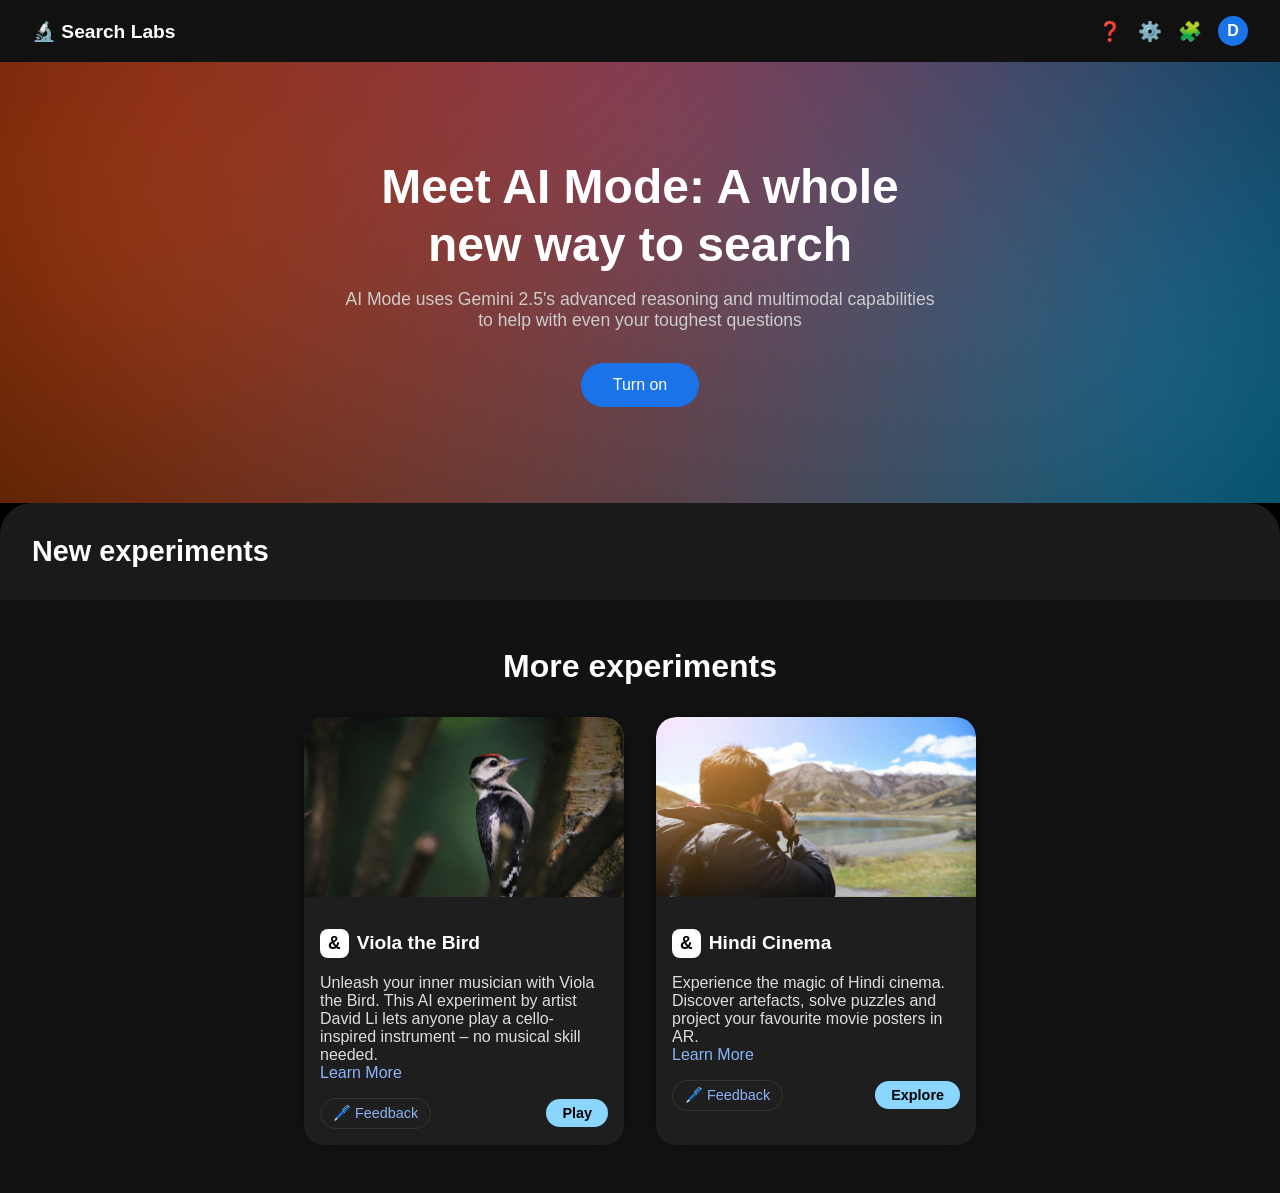
<file: project/second.html>
<!DOCTYPE html>
<html lang="en">
<head>
  <meta charset="UTF-8" />
  <meta name="viewport" content="width=device-width, initial-scale=1.0"/>
  <title>AI Mode Search</title>
  <link rel="stylesheet" href="second.css" />
</head>
<body>
  <header class="topbar">
    <div class="logo">🔬 Search Labs</div>
    <div class="topbar-icons">
      <span class="icon">❓</span>
      <span class="icon">⚙️</span>
      <span class="icon">🧩</span>
      <div class="user-avatar">D</div>
    </div>
  </header>

  <main class="hero-section">
    <h1>Meet AI Mode: A whole<br>new way to search</h1>
    <p class="description">
      AI Mode uses Gemini 2.5's advanced reasoning and multimodal capabilities<br>
      to help with even your toughest questions
    </p>
    <button class="turn-on-btn">Turn on</button>
  </main>

  <section class="experiments">
    <h2>New experiments</h2>
  </section>
  <section class="more-experiments">
  <h2>More experiments</h2>

  <div class="experiment-grid">
    <div class="experiment-card">
      <img src="ph-1.jpg"
     alt="Viola the Bird" class="experiment-img" />
      <div class="experiment-info">
        <div class="experiment-title">
          <div class="icon-box">&</div>
          <h3>Viola the Bird</h3>
        </div>
        <p>
          Unleash your inner musician with Viola the Bird. This AI experiment by artist David Li lets anyone play a cello-inspired instrument – no musical skill needed.
          <br><a href="#">Learn More</a>
        </p>
        <div class="experiment-actions">
          <button class="feedback-btn">🖊️ Feedback</button>
          <button class="action-btn">Play</button>
        </div>
      </div>
    </div>
    <div class="experiment-card">
      <img src="ph-2.jpg" alt="Hindi Cinema" class="experiment-img" />
      <div class="experiment-info">
        <div class="experiment-title">
          <div class="icon-box">&</div>
          <h3>Hindi Cinema</h3>
        </div>
        <p>
          Experience the magic of Hindi cinema. Discover artefacts, solve puzzles and project your favourite movie posters in AR.
          <br><a href="#">Learn More</a>
        </p>
        <div class="experiment-actions">
          <button class="feedback-btn">🖊️ Feedback</button>
          <button class="action-btn">Explore</button>
        </div>
      </div>
    </div>
  </div>
</section>
</body>
</html>
</file>
<file: project/second.css>
* {
  margin: 0;
  padding: 0;
  box-sizing: border-box;
}

body {
  font-family: 'Segoe UI', sans-serif;
  background-color: #000;
  color: white;
}

.topbar {
  background-color: #111;
  display: flex;
  justify-content: space-between;
  align-items: center;
  padding: 1rem 2rem;
}

.logo {
  font-size: 1.2rem;
  font-weight: bold;
  display: flex;
  align-items: center;
  color: white;
}

.topbar-icons {
  display: flex;
  align-items: center;
  gap: 1rem;
}

.icon {
  font-size: 1.2rem;
  cursor: pointer;
  color: white;
}

.user-avatar {
  background-color: #1a73e8;
  width: 30px;
  height: 30px;
  border-radius: 50%;
  display: flex;
  align-items: center;
  justify-content: center;
  font-weight: bold;
  color: white;
  position: relative;
}

.hero-section {
  text-align: center;
  padding: 6rem 2rem;
  background-color: #000;
  position: relative;
  overflow: hidden;
}

.hero-section::before {
  content: '';
  position: absolute;
  width: 200%;
  height: 200%;
  top: -50%;
  left: -50%;
  background-image:
    radial-gradient(circle at 30% 40%, rgba(255, 102, 0, 0.5) 0%, transparent 60%),
    radial-gradient(circle at 70% 60%, rgba(0, 200, 255, 0.5) 0%, transparent 60%),
    radial-gradient(circle at 50% 20%, rgba(255, 0, 150, 0.5) 0%, transparent 60%);
  z-index: 0;
  filter: blur(80px);
}

.hero-section h1,
.hero-section p,
.turn-on-btn {
  position: relative;
  z-index: 1;
}

.hero-section h1 {
  font-size: 3rem;
  font-weight: 600;
  line-height: 1.2;
}

.description {
  margin-top: 1rem;
  font-size: 1.1rem;
  color: #ccc;
}


.turn-on-btn {
  margin-top: 2rem;
  padding: 0.8rem 2rem;
  background-color: #1a73e8;
  border: none;
  border-radius: 25px;
  color: white;
  font-size: 1rem;
  cursor: pointer;
  transition: background-color 0.3s ease;
}

.turn-on-btn:hover {
  background-color: #1669d3;
}

.experiments {
  background-color: #1a1a1a;
  padding: 2rem;
  border-top-left-radius: 2rem;
  border-top-right-radius: 2rem;
}

.experiments h2 {
  font-size: 1.8rem;
  color: white;
}


.more-experiments {
  background-color: #121212;
  padding: 3rem 2rem;
}

.more-experiments h2 {
  color: white;
  font-size: 2rem;
  text-align: center;
  margin-bottom: 2rem;
}

.experiment-grid {
  display: flex;
  flex-wrap: wrap;
  gap: 2rem;
  justify-content: center;
}

.experiment-card {
  background-color: #1e1e1e;
  border-radius: 20px;
  width: 320px;
  display: flex;
  flex-direction: column;
  overflow: hidden;
  box-shadow: 0 0 10px rgba(0,0,0,0.3);
  transition: transform 0.3s ease;
}

.experiment-card:hover {
  transform: translateY(-5px);
}

.experiment-img {
  height: 180px;
  background-position: center;
  background-repeat: no-repeat;
  border-top-left-radius: 20px;
  border-top-right-radius: 20px;
  margin-bottom: 1rem;
}

.experiment-info {
  padding: 1rem;
  color: #ddd;
  display: flex;
  flex-direction: column;
  gap: 1rem;
}

.experiment-title {
  display: flex;
  align-items: center;
  gap: 0.5rem;
}

.experiment-title h3 {
  margin: 0;
  font-size: 1.2rem;
  color: white;
}

.icon-box {
  background-color: white;
  color: black;
  font-weight: bold;
  font-size: 1.1rem;
  padding: 4px 8px;
  border-radius: 8px;
}

.experiment-info a {
  color: #8ab4f8;
  text-decoration: none;
  font-weight: 500;
}

.experiment-info a:hover {
  text-decoration: underline;
}

.experiment-actions {
  display: flex;
  justify-content: space-between;
  align-items: center;
  margin-top: auto;
}

.feedback-btn {
  background-color: #1f1f1f;
  color: #8ab4f8;
  border: 1px solid #333;
  padding: 6px 12px;
  border-radius: 999px;
  font-size: 0.9rem;
  cursor: pointer;
}

.action-btn {
  background-color: #8bd6ff;
  color: black;
  padding: 6px 16px;
  border-radius: 999px;
  font-size: 0.9rem;
  border: none;
  cursor: pointer;
  font-weight: bold;
}

.action-btn:hover {
  background-color: #7cc9f0;
}


.experiment-img {
  width: 100%;
  height: 180px;
  object-fit: cover;
  border-top-left-radius: 20px;
  border-top-right-radius: 20px;
}


.app-launcher {
  position: fixed;
  top: 70px;
  right: 20px;
  background-color: #1e1e1e;
  padding: 1rem;
  border-radius: 20px;
  width: 250px;
  display: grid;
  grid-template-columns: repeat(3, 1fr);
  gap: 1rem;
  box-shadow: 0 0 10px rgba(0,0,0,0.4);
  z-index: 1000;
}

.app-item {
  display: flex;
  flex-direction: column;
  align-items: center;
  cursor: pointer;
  transition: transform 0.2s;
  color: white;
  text-align: center;
}

.app-item:hover {
  transform: scale(1.08);
}

.app-item img {
  width: 40px;
  height: 40px;
  margin-bottom: 4px;
}

.app-item span {
  font-size: 0.8rem;
}
</file>
